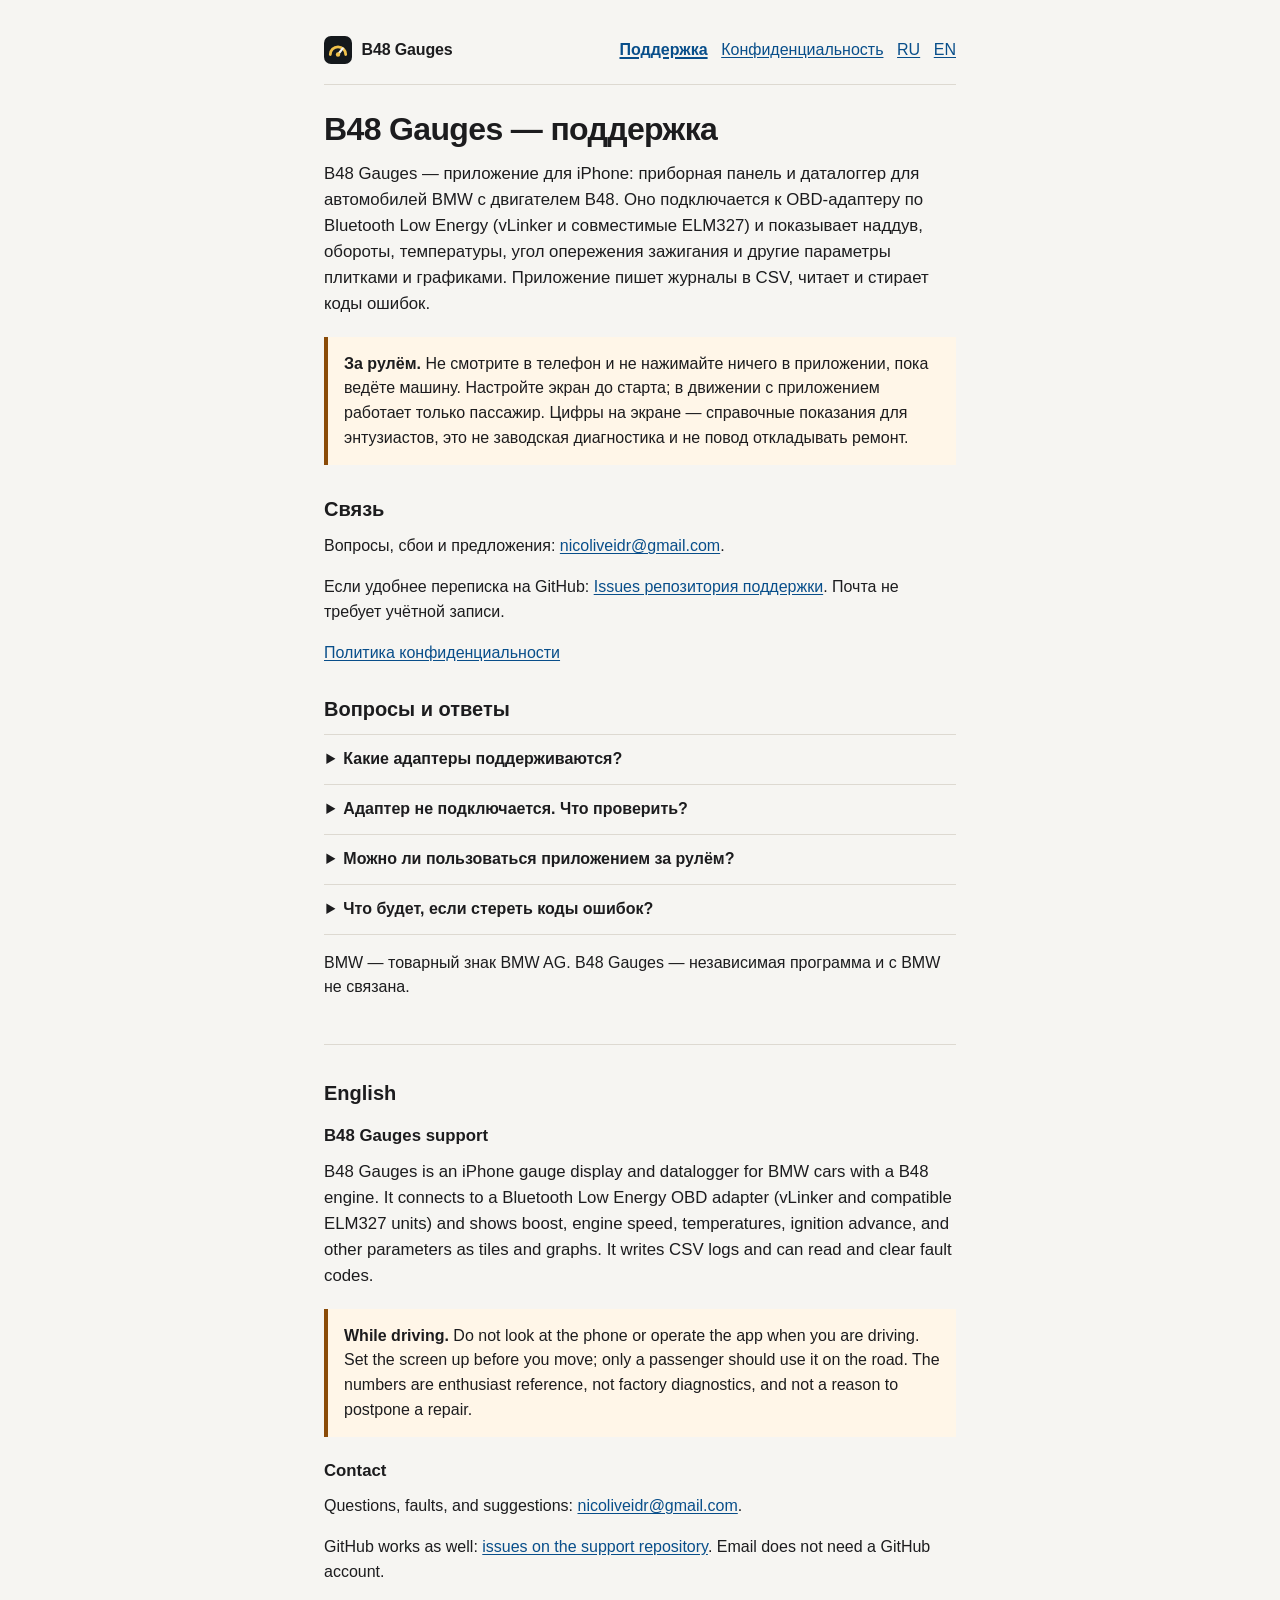
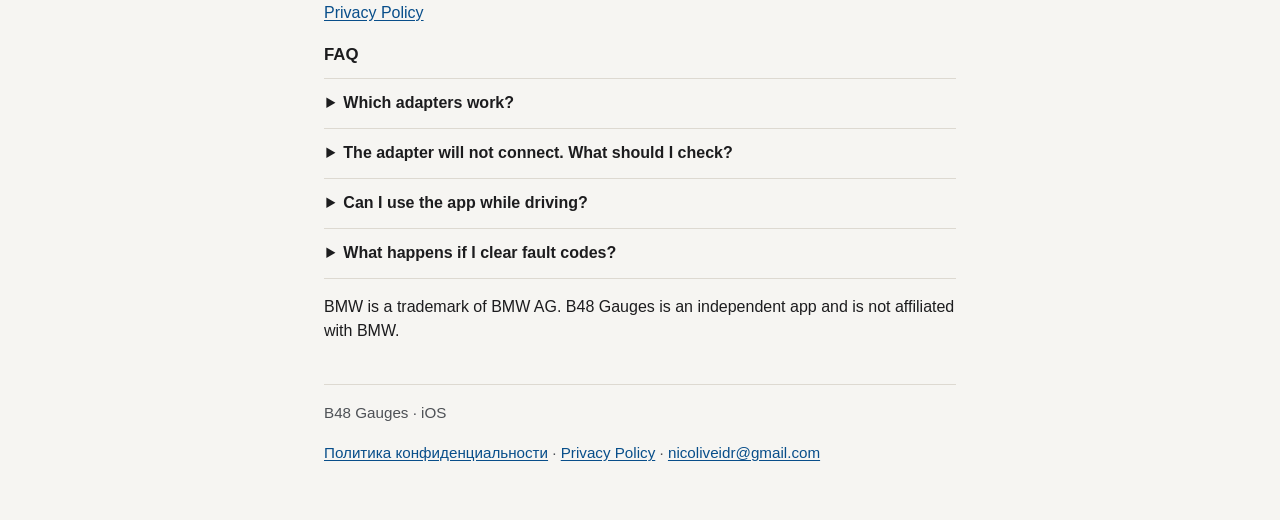
<file: index.html>
<!DOCTYPE html>
<html lang="ru">
<head>
  <meta charset="utf-8">
  <meta name="viewport" content="width=device-width, initial-scale=1">
  <title>B48 Gauges — поддержка</title>
  <meta name="description" content="Поддержка B48 Gauges: приборы и журнал CSV для BMW B48 через Bluetooth LE (vLinker, ELM327). Без аккаунтов и отслеживания.">
  <link rel="canonical" href="https://tosha78.github.io/b48gauges-site/">
  <meta name="robots" content="index, follow">
  <meta name="theme-color" content="#f6f5f2" media="(prefers-color-scheme: light)">
  <meta name="theme-color" content="#101214" media="(prefers-color-scheme: dark)">
  <meta name="color-scheme" content="light dark">
  <meta property="og:type" content="website">
  <meta property="og:locale" content="ru_RU">
  <meta property="og:locale:alternate" content="en_US">
  <meta property="og:site_name" content="B48 Gauges">
  <meta property="og:title" content="B48 Gauges — поддержка">
  <meta property="og:description" content="Поддержка B48 Gauges: приборы и журнал CSV для BMW B48 через Bluetooth LE. Без аккаунтов и отслеживания.">
  <meta property="og:url" content="https://tosha78.github.io/b48gauges-site/">
  <meta property="og:image" content="https://tosha78.github.io/b48gauges-site/og.png">
  <meta property="og:image:width" content="1200">
  <meta property="og:image:height" content="630">
  <meta property="og:image:alt" content="B48 Gauges — поддержка и политика конфиденциальности">
  <meta name="twitter:card" content="summary_large_image">
  <meta name="twitter:title" content="B48 Gauges — поддержка">
  <meta name="twitter:description" content="Поддержка B48 Gauges: приборы и журнал CSV для BMW B48 через Bluetooth LE. Без аккаунтов и отслеживания.">
  <meta name="twitter:image" content="https://tosha78.github.io/b48gauges-site/og.png">
  <meta name="twitter:image:alt" content="B48 Gauges — поддержка и политика конфиденциальности">
  <link rel="icon" href="favicon.svg" type="image/svg+xml">
  <link rel="icon" href="favicon.ico" sizes="any">
  <link rel="icon" href="favicon-32.png" type="image/png" sizes="32x32">
  <link rel="apple-touch-icon" href="apple-touch-icon.png" sizes="180x180">
  <link rel="manifest" href="manifest.json">
  <link rel="stylesheet" href="styles.css">
</head>
<body>
  <a class="skip" href="#content">К содержанию</a>
  <div class="wrap">
    <header class="site-header">
      <a class="brand" href="index.html">
        <svg xmlns="http://www.w3.org/2000/svg" viewBox="0 0 32 32" width="28" height="28" aria-hidden="true">
          <rect width="32" height="32" rx="8" fill="#14181c"/>
          <path d="M7.2 21.2a8.8 8.8 0 0 1 17.6 0" fill="none" stroke="#f0c14b" stroke-width="3.2" stroke-linecap="round"/>
          <path d="M16 21.2 21.4 14.2" fill="none" stroke="#f2f3f5" stroke-width="2.6" stroke-linecap="round"/>
          <circle cx="16" cy="21.2" r="2.5" fill="#f0c14b"/>
        </svg>
        <span>B48 Gauges</span>
      </a>
      <nav class="site-nav" aria-label="Разделы">
        <ul>
          <li><a href="index.html" aria-current="page">Поддержка</a></li>
          <li><a href="privacy.html">Конфиденциальность</a></li>
          <li><a href="#ru" lang="ru" aria-label="Русский">RU</a></li>
          <li><a href="#en" lang="en" aria-label="English">EN</a></li>
        </ul>
      </nav>
    </header>

    <main id="content">
      <section id="ru" lang="ru" aria-labelledby="title-ru">
        <h1 id="title-ru">B48 Gauges — поддержка</h1>
        <p class="lead">B48 Gauges — приложение для iPhone: приборная панель и даталоггер для автомобилей BMW с двигателем B48. Оно подключается к OBD-адаптеру по Bluetooth Low Energy (vLinker и совместимые ELM327) и показывает наддув, обороты, температуры, угол опережения зажигания и другие параметры плитками и графиками. Приложение пишет журналы в CSV, читает и стирает коды ошибок.</p>

        <div class="note" role="note">
          <p><strong>За рулём.</strong> Не смотрите в телефон и не нажимайте ничего в приложении, пока ведёте машину. Настройте экран до старта; в движении с приложением работает только пассажир. Цифры на экране — справочные показания для энтузиастов, это не заводская диагностика и не повод откладывать ремонт.</p>
        </div>

        <h2 id="contact">Связь</h2>
        <p>Вопросы, сбои и предложения: <a class="email" href="mailto:nicoliveidr@gmail.com?subject=B48%20Gauges%20support">nicoliveidr@gmail.com</a>.</p>
        <p>Если удобнее переписка на GitHub: <a href="https://github.com/TOSHA78/b48gauges-site/issues">Issues репозитория поддержки</a>. Почта не требует учётной записи.</p>
        <p><a href="privacy.html">Политика конфиденциальности</a></p>

        <h2 id="faq">Вопросы и ответы</h2>

        <details>
          <summary>Какие адаптеры поддерживаются?</summary>
          <p>Нужен OBD-адаптер с Bluetooth Low Energy: vLinker или совместимый ELM327 на BLE (Bluetooth 4.0 и новее). Приложение ищет адаптер само и говорит с ним напрямую.</p>
          <p>Не подходят классический Bluetooth (версии 2.1 / 3.0, «не BLE») и адаптеры только с Wi-Fi. iOS не отдаёт обычному приложению такой адаптер как канал для ELM327, поэтому B48 Gauges их не увидит.</p>
        </details>

        <details>
          <summary>Адаптер не подключается. Что проверить?</summary>
          <ol>
            <li>Включите зажигание так, чтобы горела панель приборов. Адаптер должен быть до конца вставлен в разъём OBD-II.</li>
            <li>На iPhone включите Bluetooth. Геопозиция для соединения не нужна.</li>
            <li>Подключайтесь из B48 Gauges, а не из «Настройки → Bluetooth». Для ELM327 по BLE пара, созданная в Настройках, часто мешает. Если она уже есть: «Настройки → Bluetooth», значок «i» рядом с адаптером, «Забыть это устройство». Затем подключитесь только из приложения.</li>
            <li>Закройте другие программы, которые работают с OBD: у адаптера обычно одно активное соединение. Держите телефон рядом с адаптером.</li>
            <li>Выньте адаптер на десять секунд и вставьте снова. Если его по-прежнему нет в списке, это чаще всего классический Bluetooth или адаптер только с Wi-Fi.</li>
          </ol>
        </details>

        <details>
          <summary>Можно ли пользоваться приложением за рулём?</summary>
          <p>Нет. Настройте приборы до начала движения. Пока вы за рулём, не смотрите на экран и не переключайте плитки, графики и журнал. Это может делать пассажир. Показания справочные и не заменяют дорогу и осмотр машины.</p>
        </details>

        <details>
          <summary>Что будет, если стереть коды ошибок?</summary>
          <p>Приложение умеет прочитать коды и отправить команду стирания на автомобиль через адаптер. Стирание не чинит неисправность: код часто возвращается. Не стирайте коды, чтобы скрыть проблему перед техосмотром или поездкой. Сначала разберитесь, что означает код, и не делайте это за рулём.</p>
        </details>

        <p>BMW — товарный знак BMW AG. B48 Gauges — независимая программа и с BMW не связана.</p>
      </section>

      <section id="en" class="lang-en" lang="en" aria-labelledby="title-en">
        <h2 id="title-en">English</h2>
        <h3>B48 Gauges support</h3>
        <p class="lead">B48 Gauges is an iPhone gauge display and datalogger for BMW cars with a B48 engine. It connects to a Bluetooth Low Energy OBD adapter (vLinker and compatible ELM327 units) and shows boost, engine speed, temperatures, ignition advance, and other parameters as tiles and graphs. It writes CSV logs and can read and clear fault codes.</p>

        <div class="note" role="note">
          <p><strong>While driving.</strong> Do not look at the phone or operate the app when you are driving. Set the screen up before you move; only a passenger should use it on the road. The numbers are enthusiast reference, not factory diagnostics, and not a reason to postpone a repair.</p>
        </div>

        <h3>Contact</h3>
        <p>Questions, faults, and suggestions: <a class="email" href="mailto:nicoliveidr@gmail.com?subject=B48%20Gauges%20support">nicoliveidr@gmail.com</a>.</p>
        <p>GitHub works as well: <a href="https://github.com/TOSHA78/b48gauges-site/issues">issues on the support repository</a>. Email does not need a GitHub account.</p>
        <p><a href="privacy.html">Privacy Policy</a></p>

        <h3>FAQ</h3>

        <details>
          <summary>Which adapters work?</summary>
          <p>You need a Bluetooth Low Energy OBD adapter: a vLinker, or a compatible ELM327 that speaks BLE (Bluetooth 4.0 or newer). The app discovers the adapter itself and talks to it directly.</p>
          <p>Classic Bluetooth (2.1 / 3.0, not BLE) and Wi-Fi-only adapters are not supported. iOS does not give a normal app a channel to those adapters, so B48 Gauges cannot see them.</p>
        </details>

        <details>
          <summary>The adapter will not connect. What should I check?</summary>
          <ol>
            <li>Turn the ignition on so the instrument cluster is lit. Push the adapter fully into the OBD-II socket.</li>
            <li>Turn Bluetooth on. Location access is not required for the connection.</li>
            <li>Connect from inside B48 Gauges, not from Settings → Bluetooth. Pairing an ELM327 BLE adapter in Settings often blocks the session. If it is already paired: Settings → Bluetooth, the “i” next to the adapter, Forget This Device. Then connect only from the app.</li>
            <li>Quit other OBD apps. The adapter usually keeps a single connection. Keep the phone near the adapter.</li>
            <li>Unplug the adapter for ten seconds and plug it back in. If it still does not appear, it is usually classic Bluetooth or Wi-Fi only.</li>
          </ol>
        </details>

        <details>
          <summary>Can I use the app while driving?</summary>
          <p>No. Set the gauges before you drive. Do not watch the screen or switch tiles, graphs, or the log while you are behind the wheel. A passenger may. The readings are reference values. They do not replace watching the road or having the car inspected.</p>
        </details>

        <details>
          <summary>What happens if I clear fault codes?</summary>
          <p>The app can read codes and send a clear command to the car through the adapter. Clearing a code does not fix the fault, and the code often comes back. Do not clear codes to hide a problem before an inspection or a trip. Learn what the code means first, and do not do this while driving.</p>
        </details>

        <p>BMW is a trademark of BMW AG. B48 Gauges is an independent app and is not affiliated with BMW.</p>
      </section>
    </main>

    <footer class="site-footer">
      <p>B48 Gauges · iOS</p>
      <p><a href="privacy.html">Политика конфиденциальности</a> · <a href="privacy.html" lang="en">Privacy Policy</a> · <a class="email" href="mailto:nicoliveidr@gmail.com?subject=B48%20Gauges%20support">nicoliveidr@gmail.com</a></p>
    </footer>
  </div>
  <script type="application/ld+json">
  {
    "@context": "https://schema.org",
    "@graph": [
      {
        "@type": "WebSite",
        "name": "B48 Gauges",
        "url": "https://tosha78.github.io/b48gauges-site/",
        "inLanguage": ["ru", "en"]
      },
      {
        "@type": "SoftwareApplication",
        "name": "B48 Gauges",
        "operatingSystem": "iOS",
        "applicationCategory": "UtilitiesApplication",
        "url": "https://tosha78.github.io/b48gauges-site/"
      },
      {
        "@type": "FAQPage",
        "inLanguage": "ru",
        "url": "https://tosha78.github.io/b48gauges-site/",
        "mainEntity": [
          {
            "@type": "Question",
            "name": "Какие адаптеры поддерживаются?",
            "acceptedAnswer": {
              "@type": "Answer",
              "text": "Нужен OBD-адаптер с Bluetooth Low Energy: vLinker или совместимый ELM327 на BLE (Bluetooth 4.0 и новее). Не подходят классический Bluetooth и адаптеры только с Wi-Fi."
            }
          },
          {
            "@type": "Question",
            "name": "Адаптер не подключается. Что проверить?",
            "acceptedAnswer": {
              "@type": "Answer",
              "text": "Включите зажигание и Bluetooth, подключайтесь из приложения, а не через пару в Настройках iOS, закройте другие OBD-программы и переподключите адаптер. Классический Bluetooth и Wi-Fi-адаптеры не поддерживаются."
            }
          },
          {
            "@type": "Question",
            "name": "Можно ли пользоваться приложением за рулём?",
            "acceptedAnswer": {
              "@type": "Answer",
              "text": "Нет. Настройте приборы до начала движения. За рулём не смотрите на экран. В пути приложением может пользоваться пассажир."
            }
          },
          {
            "@type": "Question",
            "name": "Что будет, если стереть коды ошибок?",
            "acceptedAnswer": {
              "@type": "Answer",
              "text": "Стирание отправляет команду на автомобиль через адаптер и не устраняет неисправность. Код может вернуться. Не стирайте коды, чтобы скрыть проблему, и не делайте этого за рулём."
            }
          }
        ]
      }
    ]
  }
  </script>
</body>
</html>
</file>
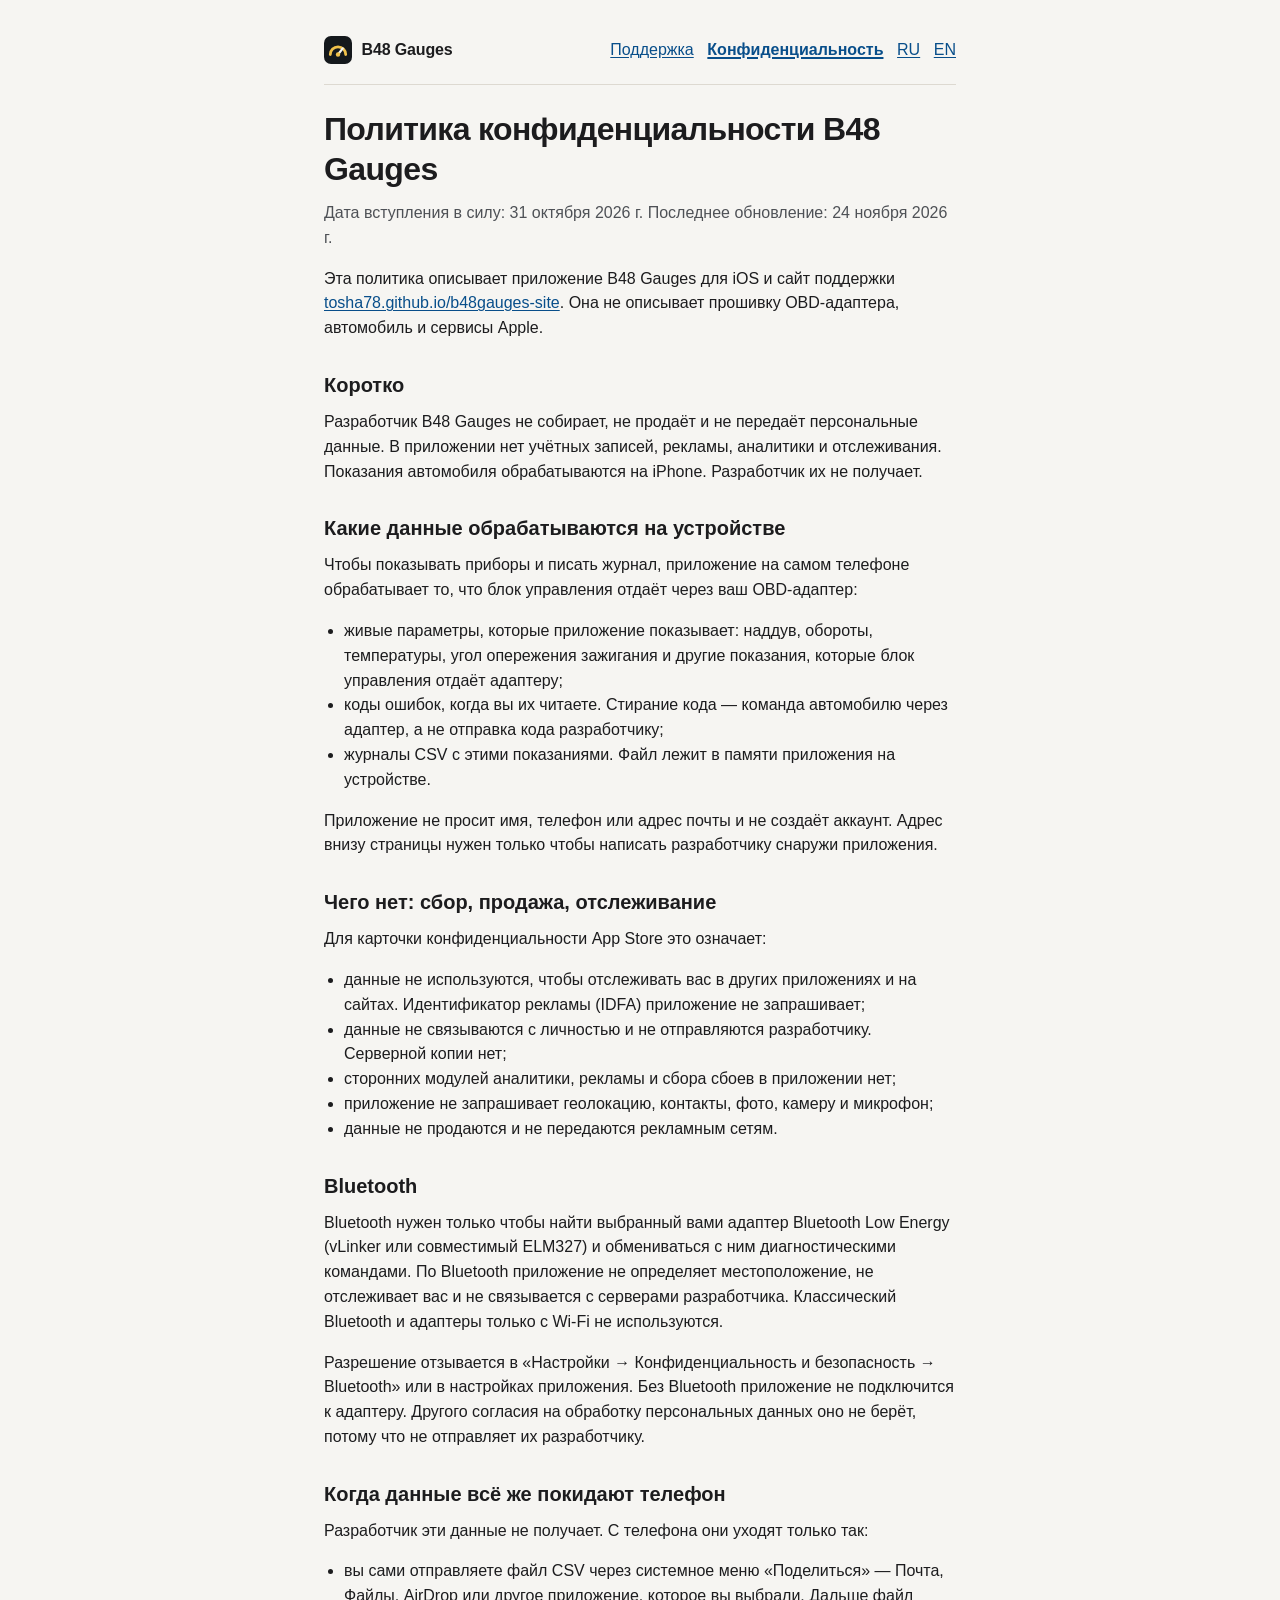
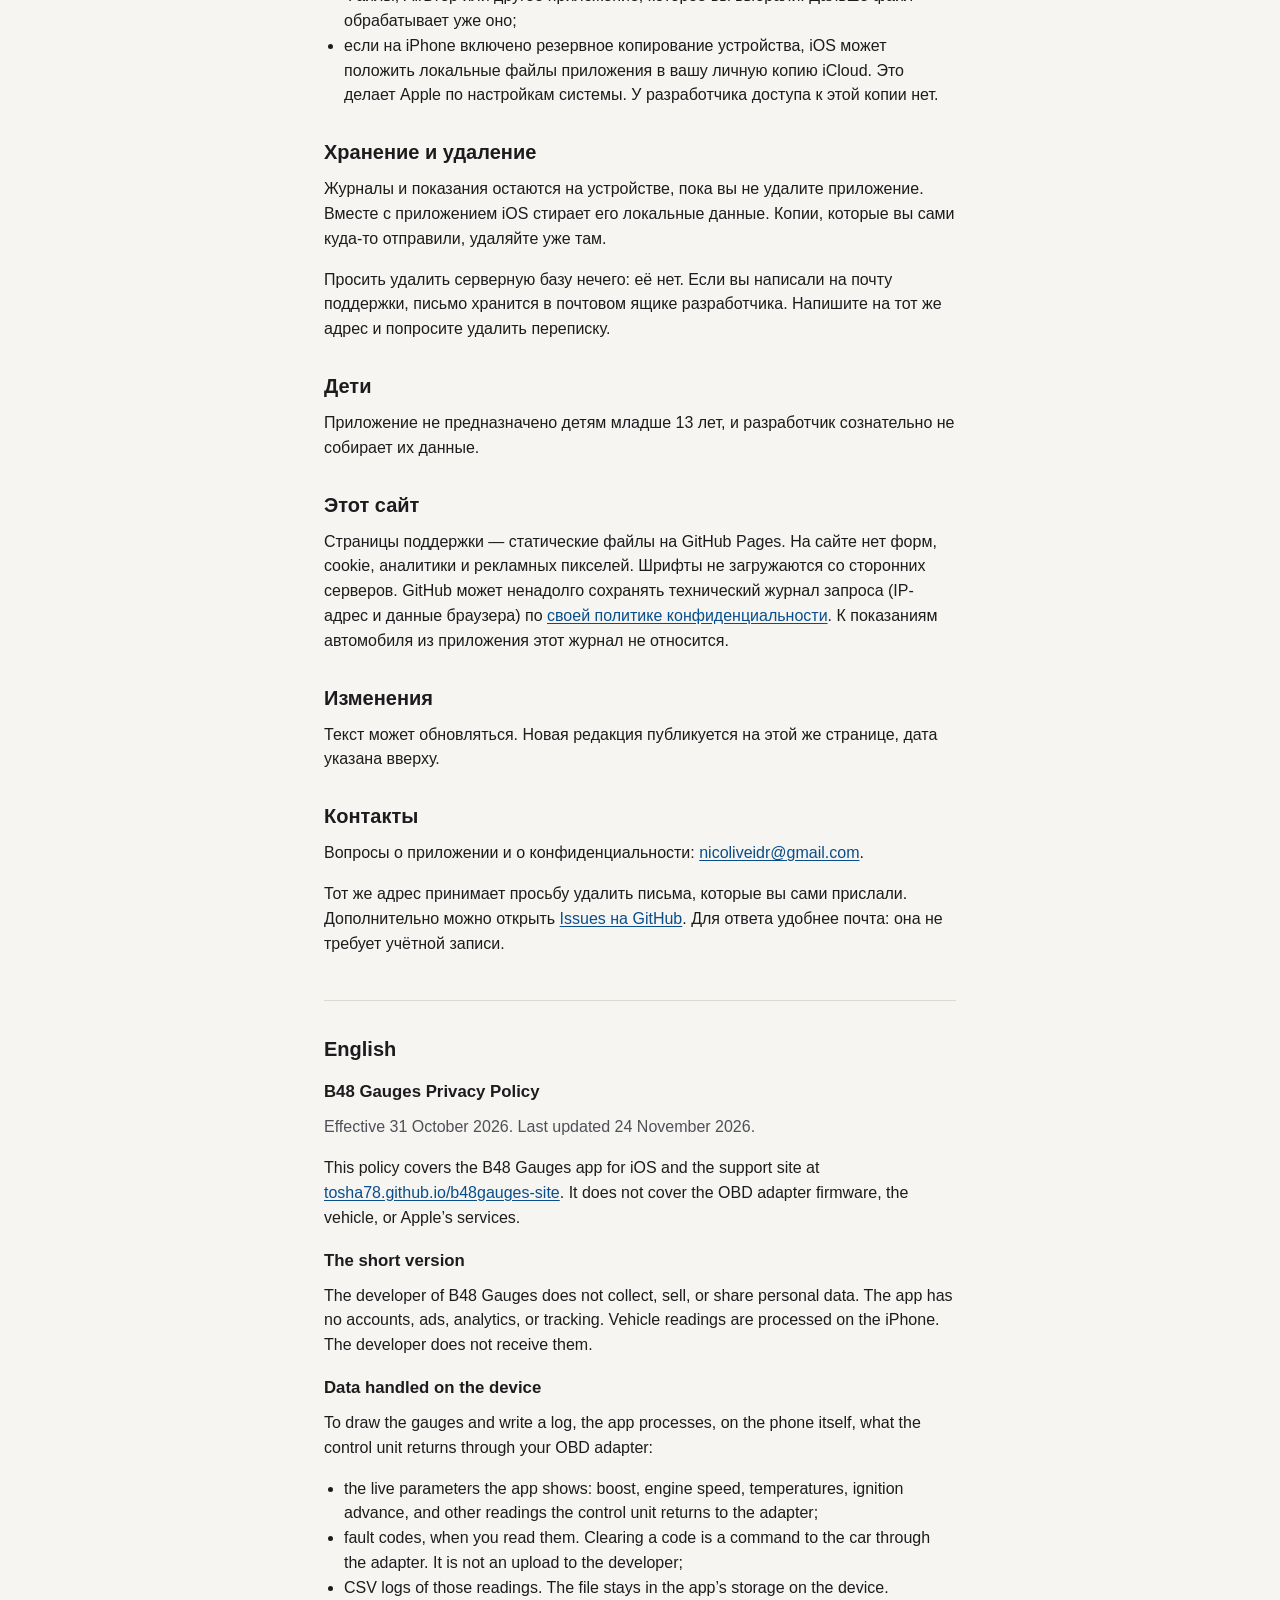
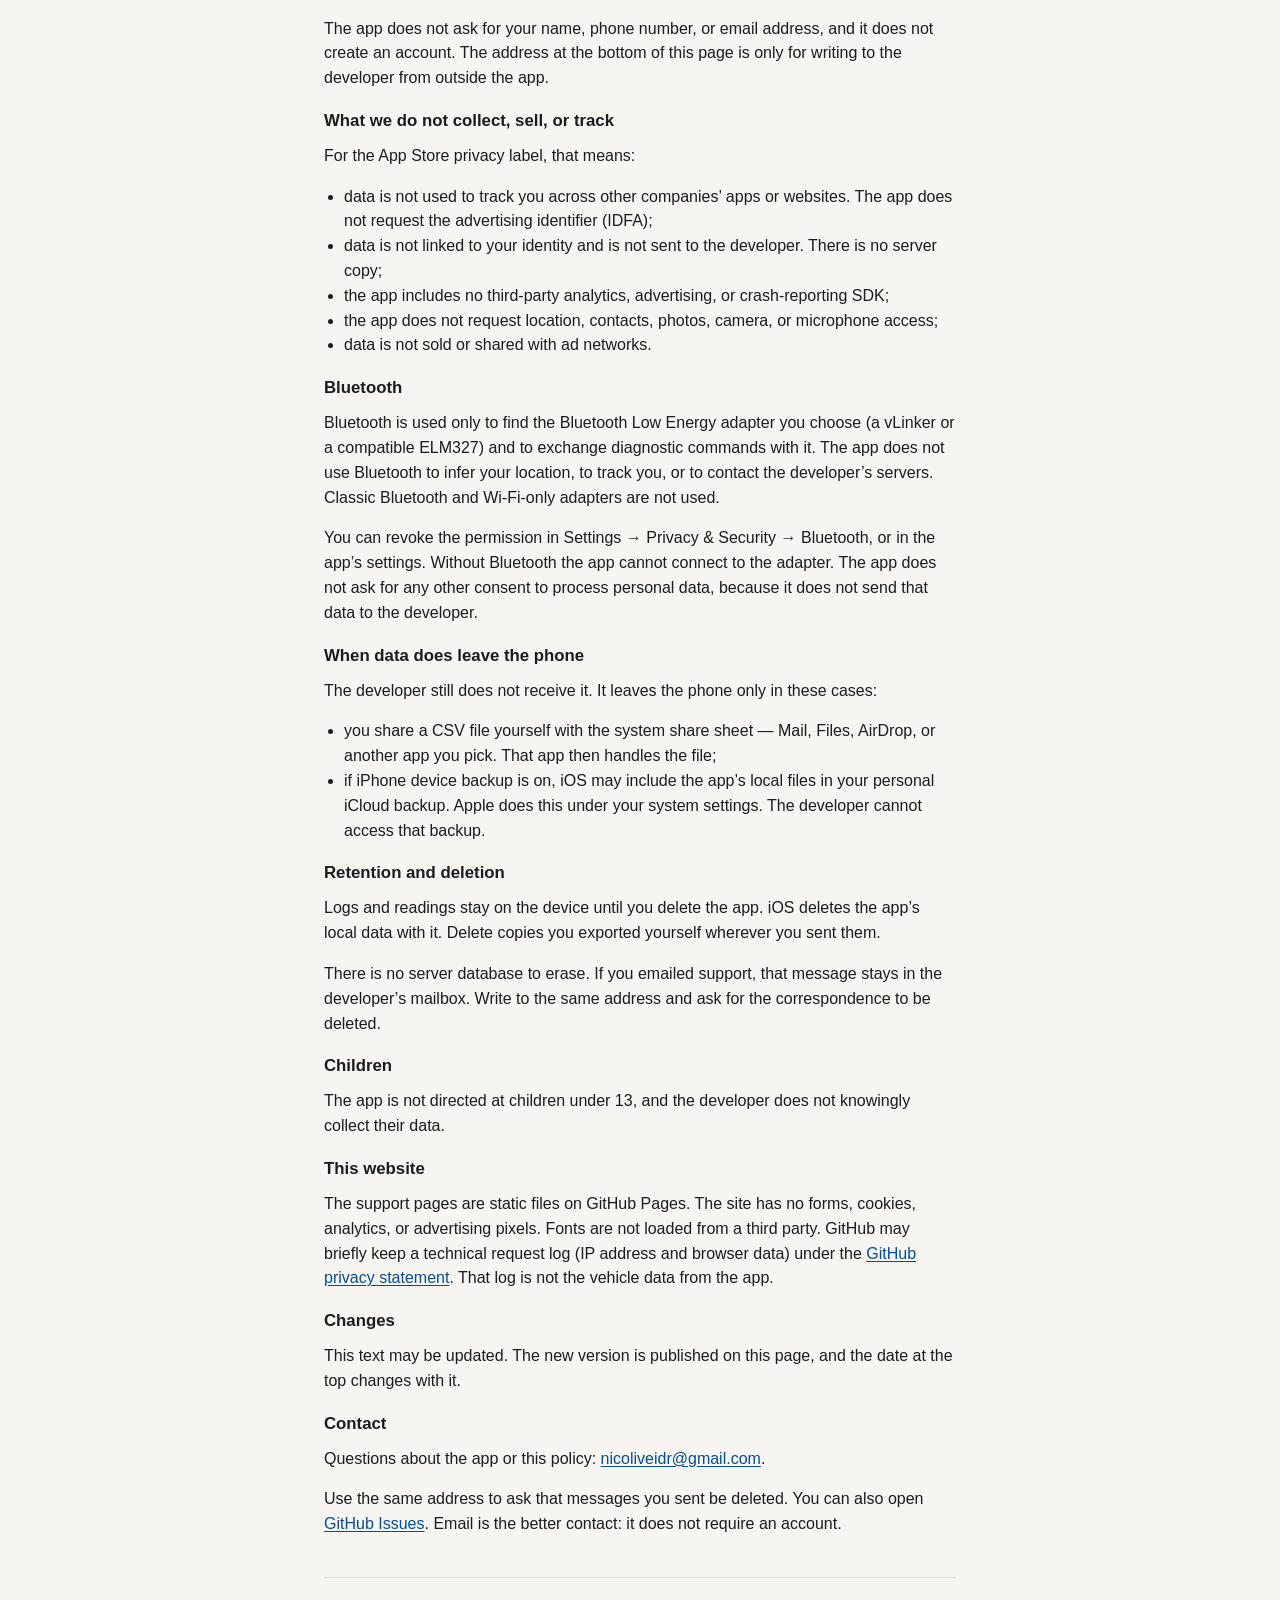
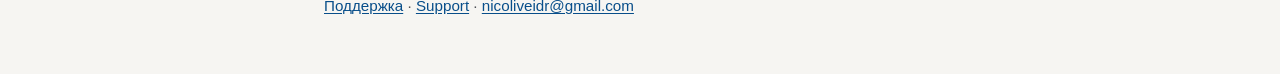
<file: privacy.html>
<!DOCTYPE html>
<html lang="ru">
<head>
  <meta charset="utf-8">
  <meta name="viewport" content="width=device-width, initial-scale=1">
  <title>B48 Gauges — политика конфиденциальности</title>
  <meta name="description" content="Политика конфиденциальности B48 Gauges: данные автомобиля только на устройстве, Bluetooth лишь для OBD-адаптера, без отслеживания и аналитики.">
  <link rel="canonical" href="https://tosha78.github.io/b48gauges-site/privacy.html">
  <meta name="robots" content="index, follow">
  <meta name="theme-color" content="#f6f5f2" media="(prefers-color-scheme: light)">
  <meta name="theme-color" content="#101214" media="(prefers-color-scheme: dark)">
  <meta name="color-scheme" content="light dark">
  <meta property="og:type" content="article">
  <meta property="og:locale" content="ru_RU">
  <meta property="og:locale:alternate" content="en_US">
  <meta property="og:site_name" content="B48 Gauges">
  <meta property="og:title" content="B48 Gauges — политика конфиденциальности">
  <meta property="og:description" content="Данные автомобиля только на устройстве. Bluetooth лишь для OBD-адаптера. Без отслеживания, аккаунтов и аналитики.">
  <meta property="og:url" content="https://tosha78.github.io/b48gauges-site/privacy.html">
  <meta property="og:image" content="https://tosha78.github.io/b48gauges-site/og.png">
  <meta property="og:image:width" content="1200">
  <meta property="og:image:height" content="630">
  <meta property="og:image:alt" content="B48 Gauges — поддержка и политика конфиденциальности">
  <meta name="twitter:card" content="summary_large_image">
  <meta name="twitter:title" content="B48 Gauges — политика конфиденциальности">
  <meta name="twitter:description" content="Данные автомобиля только на устройстве. Bluetooth лишь для OBD-адаптера. Без отслеживания, аккаунтов и аналитики.">
  <meta name="twitter:image" content="https://tosha78.github.io/b48gauges-site/og.png">
  <meta name="twitter:image:alt" content="B48 Gauges — поддержка и политика конфиденциальности">
  <link rel="icon" href="favicon.svg" type="image/svg+xml">
  <link rel="icon" href="favicon.ico" sizes="any">
  <link rel="icon" href="favicon-32.png" type="image/png" sizes="32x32">
  <link rel="apple-touch-icon" href="apple-touch-icon.png" sizes="180x180">
  <link rel="manifest" href="manifest.json">
  <link rel="stylesheet" href="styles.css">
</head>
<body>
  <a class="skip" href="#content">К содержанию</a>
  <div class="wrap">
    <header class="site-header">
      <a class="brand" href="index.html">
        <svg xmlns="http://www.w3.org/2000/svg" viewBox="0 0 32 32" width="28" height="28" aria-hidden="true">
          <rect width="32" height="32" rx="8" fill="#14181c"/>
          <path d="M7.2 21.2a8.8 8.8 0 0 1 17.6 0" fill="none" stroke="#f0c14b" stroke-width="3.2" stroke-linecap="round"/>
          <path d="M16 21.2 21.4 14.2" fill="none" stroke="#f2f3f5" stroke-width="2.6" stroke-linecap="round"/>
          <circle cx="16" cy="21.2" r="2.5" fill="#f0c14b"/>
        </svg>
        <span>B48 Gauges</span>
      </a>
      <nav class="site-nav" aria-label="Разделы">
        <ul>
          <li><a href="index.html">Поддержка</a></li>
          <li><a href="privacy.html" aria-current="page">Конфиденциальность</a></li>
          <li><a href="#ru" lang="ru" aria-label="Русский">RU</a></li>
          <li><a href="#en" lang="en" aria-label="English">EN</a></li>
        </ul>
      </nav>
    </header>

    <main id="content">
      <section id="ru" lang="ru" aria-labelledby="title-ru">
        <h1 id="title-ru">Политика конфиденциальности B48 Gauges</h1>
        <p class="meta">Дата вступления в силу: <time datetime="2026-10-31">31 октября 2026 г.</time> Последнее обновление: <time datetime="2026-11-24">24 ноября 2026 г.</time></p>
        <p>Эта политика описывает приложение B48 Gauges для iOS и сайт поддержки <a href="https://tosha78.github.io/b48gauges-site/">tosha78.github.io/b48gauges-site</a>. Она не описывает прошивку OBD-адаптера, автомобиль и сервисы Apple.</p>

        <h2>Коротко</h2>
        <p>Разработчик B48 Gauges не собирает, не продаёт и не передаёт персональные данные. В приложении нет учётных записей, рекламы, аналитики и отслеживания. Показания автомобиля обрабатываются на iPhone. Разработчик их не получает.</p>

        <h2>Какие данные обрабатываются на устройстве</h2>
        <p>Чтобы показывать приборы и писать журнал, приложение на самом телефоне обрабатывает то, что блок управления отдаёт через ваш OBD-адаптер:</p>
        <ul>
          <li>живые параметры, которые приложение показывает: наддув, обороты, температуры, угол опережения зажигания и другие показания, которые блок управления отдаёт адаптеру;</li>
          <li>коды ошибок, когда вы их читаете. Стирание кода — команда автомобилю через адаптер, а не отправка кода разработчику;</li>
          <li>журналы CSV с этими показаниями. Файл лежит в памяти приложения на устройстве.</li>
        </ul>
        <p>Приложение не просит имя, телефон или адрес почты и не создаёт аккаунт. Адрес внизу страницы нужен только чтобы написать разработчику снаружи приложения.</p>

        <h2>Чего нет: сбор, продажа, отслеживание</h2>
        <p>Для карточки конфиденциальности App Store это означает:</p>
        <ul>
          <li>данные не используются, чтобы отслеживать вас в других приложениях и на сайтах. Идентификатор рекламы (IDFA) приложение не запрашивает;</li>
          <li>данные не связываются с личностью и не отправляются разработчику. Серверной копии нет;</li>
          <li>сторонних модулей аналитики, рекламы и сбора сбоев в приложении нет;</li>
          <li>приложение не запрашивает геолокацию, контакты, фото, камеру и микрофон;</li>
          <li>данные не продаются и не передаются рекламным сетям.</li>
        </ul>

        <h2>Bluetooth</h2>
        <p>Bluetooth нужен только чтобы найти выбранный вами адаптер Bluetooth Low Energy (vLinker или совместимый ELM327) и обмениваться с ним диагностическими командами. По Bluetooth приложение не определяет местоположение, не отслеживает вас и не связывается с серверами разработчика. Классический Bluetooth и адаптеры только с Wi-Fi не используются.</p>
        <p>Разрешение отзывается в «Настройки → Конфиденциальность и безопасность → Bluetooth» или в настройках приложения. Без Bluetooth приложение не подключится к адаптеру. Другого согласия на обработку персональных данных оно не берёт, потому что не отправляет их разработчику.</p>

        <h2>Когда данные всё же покидают телефон</h2>
        <p>Разработчик эти данные не получает. С телефона они уходят только так:</p>
        <ul>
          <li>вы сами отправляете файл CSV через системное меню «Поделиться» — Почта, Файлы, AirDrop или другое приложение, которое вы выбрали. Дальше файл обрабатывает уже оно;</li>
          <li>если на iPhone включено резервное копирование устройства, iOS может положить локальные файлы приложения в вашу личную копию iCloud. Это делает Apple по настройкам системы. У разработчика доступа к этой копии нет.</li>
        </ul>

        <h2>Хранение и удаление</h2>
        <p>Журналы и показания остаются на устройстве, пока вы не удалите приложение. Вместе с приложением iOS стирает его локальные данные. Копии, которые вы сами куда-то отправили, удаляйте уже там.</p>
        <p>Просить удалить серверную базу нечего: её нет. Если вы написали на почту поддержки, письмо хранится в почтовом ящике разработчика. Напишите на тот же адрес и попросите удалить переписку.</p>

        <h2>Дети</h2>
        <p>Приложение не предназначено детям младше 13 лет, и разработчик сознательно не собирает их данные.</p>

        <h2>Этот сайт</h2>
        <p>Страницы поддержки — статические файлы на GitHub Pages. На сайте нет форм, cookie, аналитики и рекламных пикселей. Шрифты не загружаются со сторонних серверов. GitHub может ненадолго сохранять технический журнал запроса (IP-адрес и данные браузера) по <a href="https://docs.github.com/en/site-policy/privacy-policies/github-general-privacy-statement">своей политике конфиденциальности</a>. К показаниям автомобиля из приложения этот журнал не относится.</p>

        <h2>Изменения</h2>
        <p>Текст может обновляться. Новая редакция публикуется на этой же странице, дата указана вверху.</p>

        <h2 id="contact">Контакты</h2>
        <p>Вопросы о приложении и о конфиденциальности: <a class="email" href="mailto:nicoliveidr@gmail.com?subject=B48%20Gauges%20privacy">nicoliveidr@gmail.com</a>.</p>
        <p>Тот же адрес принимает просьбу удалить письма, которые вы сами прислали. Дополнительно можно открыть <a href="https://github.com/TOSHA78/b48gauges-site/issues">Issues на GitHub</a>. Для ответа удобнее почта: она не требует учётной записи.</p>
      </section>

      <section id="en" class="lang-en" lang="en" aria-labelledby="title-en">
        <h2 id="title-en">English</h2>
        <h3>B48 Gauges Privacy Policy</h3>
        <p class="meta">Effective <time datetime="2026-10-31">31 October 2026</time>. Last updated <time datetime="2026-11-24">24 November 2026</time>.</p>
        <p>This policy covers the B48 Gauges app for iOS and the support site at <a href="https://tosha78.github.io/b48gauges-site/">tosha78.github.io/b48gauges-site</a>. It does not cover the OBD adapter firmware, the vehicle, or Apple’s services.</p>

        <h3>The short version</h3>
        <p>The developer of B48 Gauges does not collect, sell, or share personal data. The app has no accounts, ads, analytics, or tracking. Vehicle readings are processed on the iPhone. The developer does not receive them.</p>

        <h3>Data handled on the device</h3>
        <p>To draw the gauges and write a log, the app processes, on the phone itself, what the control unit returns through your OBD adapter:</p>
        <ul>
          <li>the live parameters the app shows: boost, engine speed, temperatures, ignition advance, and other readings the control unit returns to the adapter;</li>
          <li>fault codes, when you read them. Clearing a code is a command to the car through the adapter. It is not an upload to the developer;</li>
          <li>CSV logs of those readings. The file stays in the app’s storage on the device.</li>
        </ul>
        <p>The app does not ask for your name, phone number, or email address, and it does not create an account. The address at the bottom of this page is only for writing to the developer from outside the app.</p>

        <h3>What we do not collect, sell, or track</h3>
        <p>For the App Store privacy label, that means:</p>
        <ul>
          <li>data is not used to track you across other companies’ apps or websites. The app does not request the advertising identifier (IDFA);</li>
          <li>data is not linked to your identity and is not sent to the developer. There is no server copy;</li>
          <li>the app includes no third-party analytics, advertising, or crash-reporting SDK;</li>
          <li>the app does not request location, contacts, photos, camera, or microphone access;</li>
          <li>data is not sold or shared with ad networks.</li>
        </ul>

        <h3>Bluetooth</h3>
        <p>Bluetooth is used only to find the Bluetooth Low Energy adapter you choose (a vLinker or a compatible ELM327) and to exchange diagnostic commands with it. The app does not use Bluetooth to infer your location, to track you, or to contact the developer’s servers. Classic Bluetooth and Wi-Fi-only adapters are not used.</p>
        <p>You can revoke the permission in Settings → Privacy &amp; Security → Bluetooth, or in the app’s settings. Without Bluetooth the app cannot connect to the adapter. The app does not ask for any other consent to process personal data, because it does not send that data to the developer.</p>

        <h3>When data does leave the phone</h3>
        <p>The developer still does not receive it. It leaves the phone only in these cases:</p>
        <ul>
          <li>you share a CSV file yourself with the system share sheet — Mail, Files, AirDrop, or another app you pick. That app then handles the file;</li>
          <li>if iPhone device backup is on, iOS may include the app’s local files in your personal iCloud backup. Apple does this under your system settings. The developer cannot access that backup.</li>
        </ul>

        <h3>Retention and deletion</h3>
        <p>Logs and readings stay on the device until you delete the app. iOS deletes the app’s local data with it. Delete copies you exported yourself wherever you sent them.</p>
        <p>There is no server database to erase. If you emailed support, that message stays in the developer’s mailbox. Write to the same address and ask for the correspondence to be deleted.</p>

        <h3>Children</h3>
        <p>The app is not directed at children under 13, and the developer does not knowingly collect their data.</p>

        <h3>This website</h3>
        <p>The support pages are static files on GitHub Pages. The site has no forms, cookies, analytics, or advertising pixels. Fonts are not loaded from a third party. GitHub may briefly keep a technical request log (IP address and browser data) under the <a href="https://docs.github.com/en/site-policy/privacy-policies/github-general-privacy-statement">GitHub privacy statement</a>. That log is not the vehicle data from the app.</p>

        <h3>Changes</h3>
        <p>This text may be updated. The new version is published on this page, and the date at the top changes with it.</p>

        <h3>Contact</h3>
        <p>Questions about the app or this policy: <a class="email" href="mailto:nicoliveidr@gmail.com?subject=B48%20Gauges%20privacy">nicoliveidr@gmail.com</a>.</p>
        <p>Use the same address to ask that messages you sent be deleted. You can also open <a href="https://github.com/TOSHA78/b48gauges-site/issues">GitHub Issues</a>. Email is the better contact: it does not require an account.</p>
      </section>
    </main>

    <footer class="site-footer">
      <p><a href="index.html">Поддержка</a> · <a href="index.html" lang="en">Support</a> · <a class="email" href="mailto:nicoliveidr@gmail.com?subject=B48%20Gauges%20privacy">nicoliveidr@gmail.com</a></p>
    </footer>
  </div>
  <script type="application/ld+json">
  {
    "@context": "https://schema.org",
    "@type": "WebPage",
    "name": "Политика конфиденциальности B48 Gauges",
    "url": "https://tosha78.github.io/b48gauges-site/privacy.html",
    "inLanguage": ["ru", "en"],
    "datePublished": "2026-10-31",
    "dateModified": "2026-11-24",
    "isPartOf": {
      "@type": "WebSite",
      "name": "B48 Gauges",
      "url": "https://tosha78.github.io/b48gauges-site/"
    },
    "about": {
      "@type": "SoftwareApplication",
      "name": "B48 Gauges",
      "operatingSystem": "iOS",
      "applicationCategory": "UtilitiesApplication"
    }
  }
  </script>
</body>
</html>
</file>
<file: styles.css>
:root {
  color-scheme: light dark;
  --bg: #f6f5f2;
  --text: #1c1c1e;
  --muted: #4e5156;
  --line: #ddd9d1;
  --surface: #fffcf7;
  --link: #084e8a;
  --accent: #8a4b08;
  --note-bg: #fff6e8;
  --note-border: #8a4b08;
  --max: 42rem;
}

@media (prefers-color-scheme: dark) {
  :root {
    --bg: #101214;
    --text: #f2f3f5;
    --muted: #c2c6cc;
    --line: #2c3136;
    --surface: #181c20;
    --link: #9ec9ff;
    --accent: #f0c14b;
    --note-bg: #2a2418;
    --note-border: #f0c14b;
  }
}

*,
*::before,
*::after {
  box-sizing: border-box;
}

html {
  scroll-behavior: smooth;
}

body {
  margin: 0;
  position: relative;
  background: var(--bg);
  color: var(--text);
  font-family: -apple-system, BlinkMacSystemFont, "Segoe UI", sans-serif;
  font-size: 1rem;
  line-height: 1.55;
  text-size-adjust: 100%;
  -webkit-text-size-adjust: 100%;
}

.skip {
  position: absolute;
  left: 0.75rem;
  top: 0.75rem;
  z-index: 2;
  transform: translateY(-200%);
  padding: 0.5rem 0.75rem;
  background: var(--surface);
  color: var(--text);
  border: 1px solid var(--line);
}

.skip:focus {
  transform: none;
}

.wrap {
  width: 100%;
  max-width: var(--max);
  margin: 0 auto;
  padding: 1rem 1rem 2.75rem;
}

.site-header {
  display: flex;
  flex-wrap: wrap;
  align-items: center;
  justify-content: space-between;
  gap: 0.5rem 1rem;
  padding-bottom: 0.75rem;
  margin-bottom: 1.5rem;
  border-bottom: 1px solid var(--line);
}

.brand {
  display: inline-flex;
  align-items: center;
  gap: 0.6rem;
  min-height: 44px;
  color: inherit;
  font-weight: 600;
  letter-spacing: -0.01em;
  text-decoration: none;
}

.brand svg {
  display: block;
  flex: 0 0 auto;
}

.site-nav ul {
  display: flex;
  flex-wrap: wrap;
  gap: 0.15rem 0.85rem;
  margin: 0;
  padding: 0;
  list-style: none;
}

.site-nav a {
  display: inline-flex;
  align-items: center;
  min-height: 44px;
}

h1,
h2,
h3 {
  line-height: 1.25;
  overflow-wrap: break-word;
  margin: 0 0 0.75rem;
}

h1 {
  font-size: 1.7rem;
  letter-spacing: -0.02em;
}

h2 {
  margin-top: 2rem;
  font-size: 1.25rem;
}

h3 {
  margin-top: 1.25rem;
  font-size: 1.05rem;
}

p,
ul,
ol {
  margin: 0 0 1rem;
}

ul,
ol {
  padding-left: 1.25rem;
}

a {
  color: var(--link);
  text-underline-offset: 0.15em;
}

a:hover {
  text-decoration-thickness: 2px;
}

[aria-current="page"] {
  font-weight: 600;
  text-decoration-thickness: 2px;
}

:focus-visible {
  outline: 2px solid var(--accent);
  outline-offset: 3px;
}

.lead {
  font-size: 1.05rem;
}

.meta,
.site-footer {
  color: var(--muted);
}

.note {
  margin: 1.25rem 0 1.5rem;
  padding: 0.9rem 1rem;
  background: var(--note-bg);
  border-left: 4px solid var(--note-border);
}

.note p:last-child {
  margin-bottom: 0;
}

details {
  border-top: 1px solid var(--line);
}

details:last-of-type {
  border-bottom: 1px solid var(--line);
  margin-bottom: 1rem;
}

summary {
  cursor: pointer;
  font-weight: 600;
  min-height: 44px;
  padding: 0.75rem 0.15rem;
}

.lang-en {
  margin-top: 2.75rem;
  padding-top: 0.25rem;
  border-top: 1px solid var(--line);
}

.site-footer {
  margin-top: 2.5rem;
  padding-top: 1rem;
  border-top: 1px solid var(--line);
  font-size: 0.95rem;
}

.site-footer p:last-child {
  margin-bottom: 0;
}

.email {
  overflow-wrap: anywhere;
}

@media (min-width: 720px) {
  .wrap {
    padding: 1.75rem 1.25rem 3.5rem;
  }

  h1 {
    font-size: 2rem;
  }
}

@media (prefers-reduced-motion: reduce) {
  html {
    scroll-behavior: auto;
  }
}

@media print {
  :root {
    --bg: #fff;
    --text: #000;
    --muted: #222;
    --line: #ccc;
    --surface: #fff;
    --link: #000;
    --note-bg: #fff;
    --note-border: #000;
  }

  .skip,
  .site-nav {
    display: none;
  }

  a {
    text-decoration: underline;
  }

  details {
    break-inside: avoid;
  }
}
</file>
